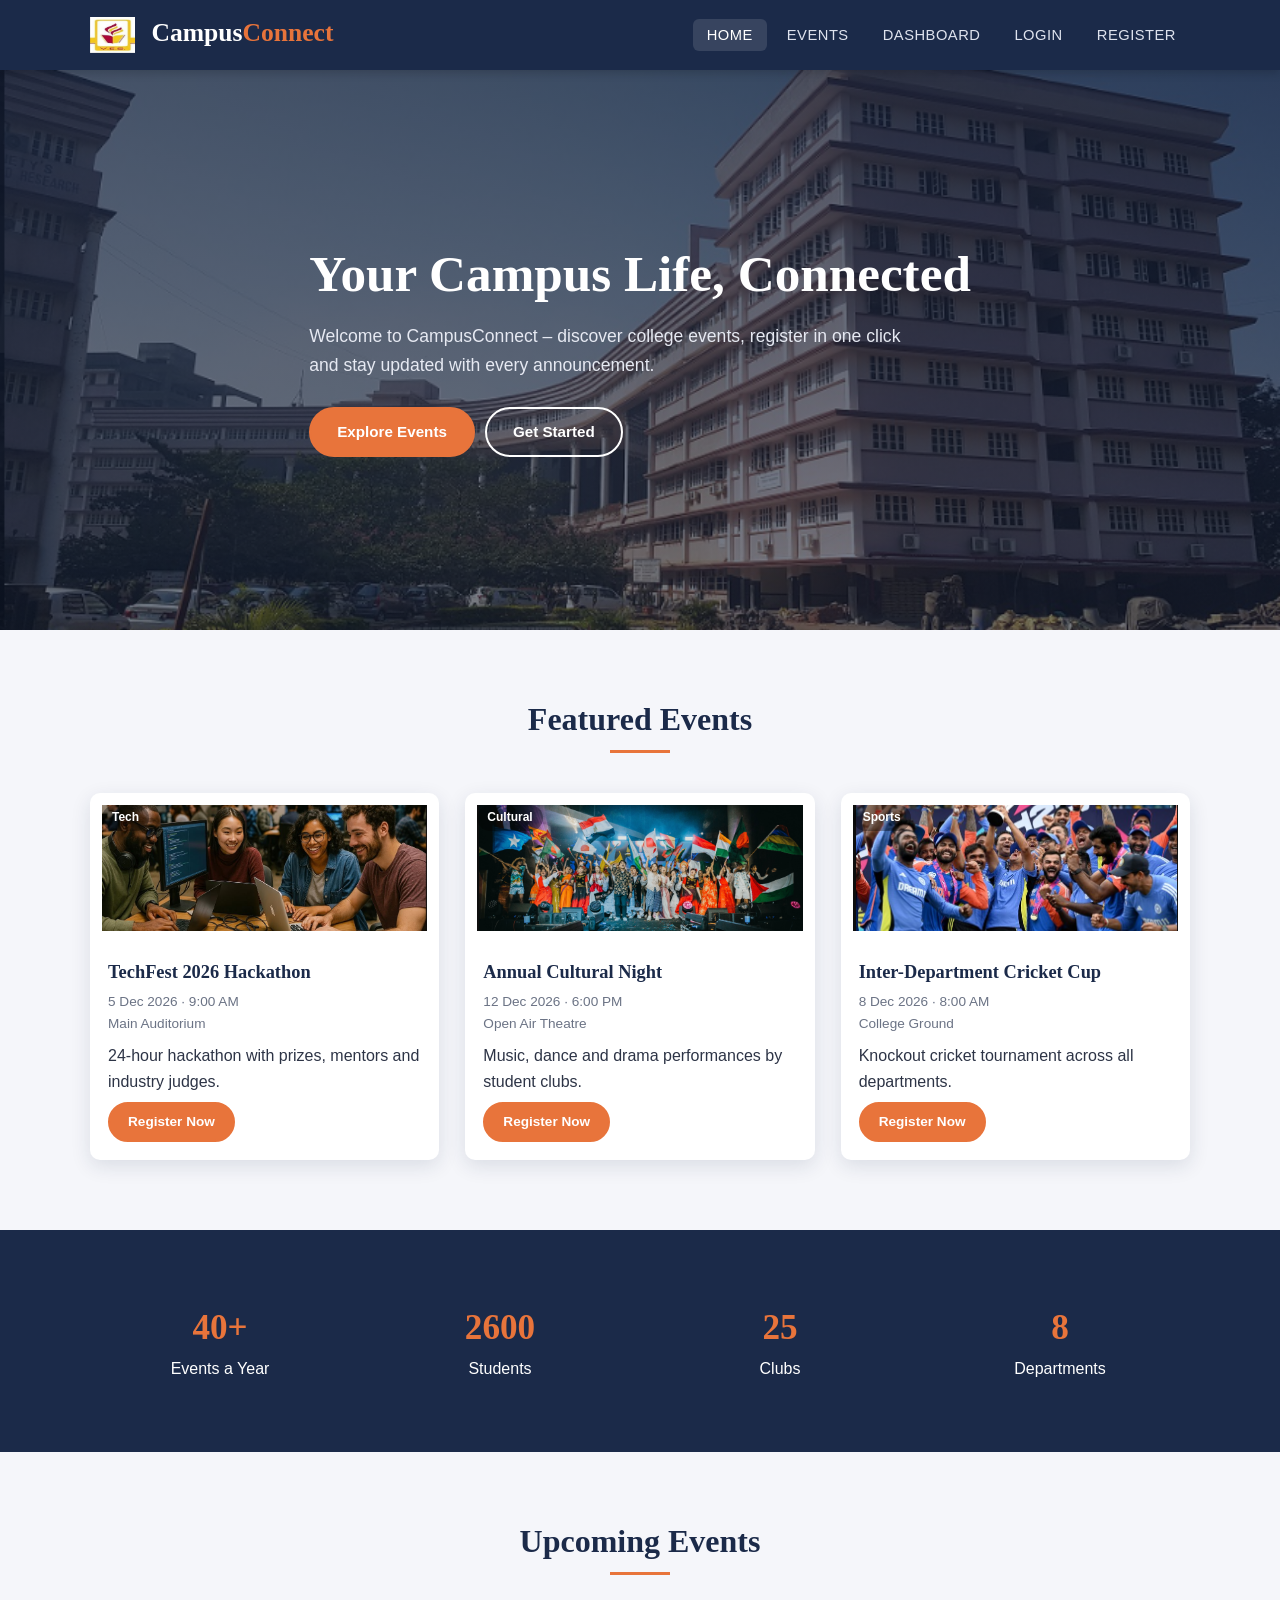
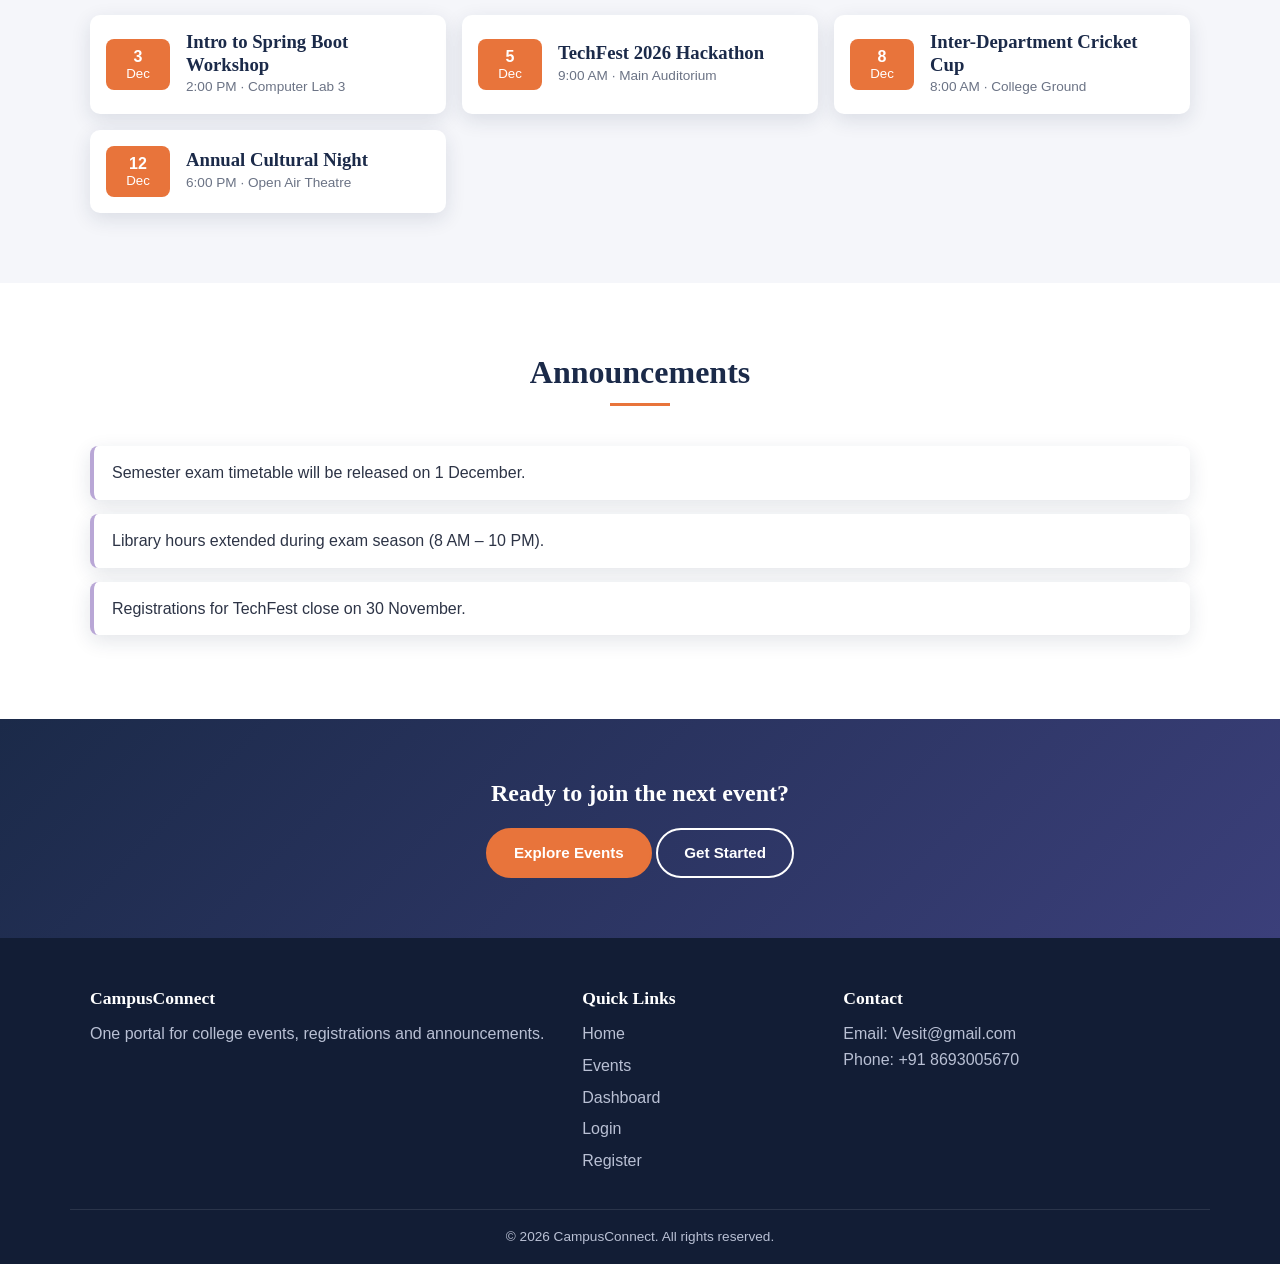
<file: index.html>
<!DOCTYPE html>
<html lang="en">

<head>
    <meta charset="UTF-8">
    <meta name="viewport" content="width=device-width,initial-scale=1">
    <title>Home | CampusConnect</title>
    <link rel="stylesheet" href="style.css">
</head>

<body data-page="home">
    <header class="site-header" id="site-header"></header>
    <main>
        <section class="hero">
            <div class="container">
                <h1>Your Campus Life, Connected</h1>
                <p>Welcome to CampusConnect – discover college events, register in one click and stay updated with every
                    announcement.</p><a class="btn" href="events.html">Explore Events</a><a class="btn btn-outline"
                    href="register.html">Get Started</a>
            </div>
        </section>
        <section class="section">
            <div class="container">
                <div class="section-title">
                    <h2>Featured Events</h2><span></span>
                </div>
                <div class="grid" id="featured"></div>
            </div>
        </section>
        <section class="stats section">
            <div class="container stats-grid">
                <div class="stat"><strong>40+</strong>Events a Year</div>
                <div class="stat"><strong>2600</strong>Students</div>
                <div class="stat"><strong>25</strong>Clubs</div>
                <div class="stat"><strong>8</strong>Departments</div>
            </div>
        </section>
        <section class="section">
            <div class="container">
                <div class="section-title">
                    <h2>Upcoming Events</h2><span></span>
                </div>
                <div class="dates" id="upcoming"></div>
            </div>
        </section>
        <section class="section alt">
            <div class="container">
                <div class="section-title">
                    <h2>Announcements</h2><span></span>
                </div>
                <div id="notices"></div>
            </div>
        </section>
        <section class="cta">
            <div class="container">
                <h2>Ready to join the next event?</h2><a class="btn" href="events.html">Explore Events</a> <a
                    class="btn btn-outline" href="register.html">Get Started</a>
            </div>
        </section>
    </main>
    <footer class="site-footer" id="site-footer"></footer>
    <script src="main.js"></script>
</body>

</html>
</file>
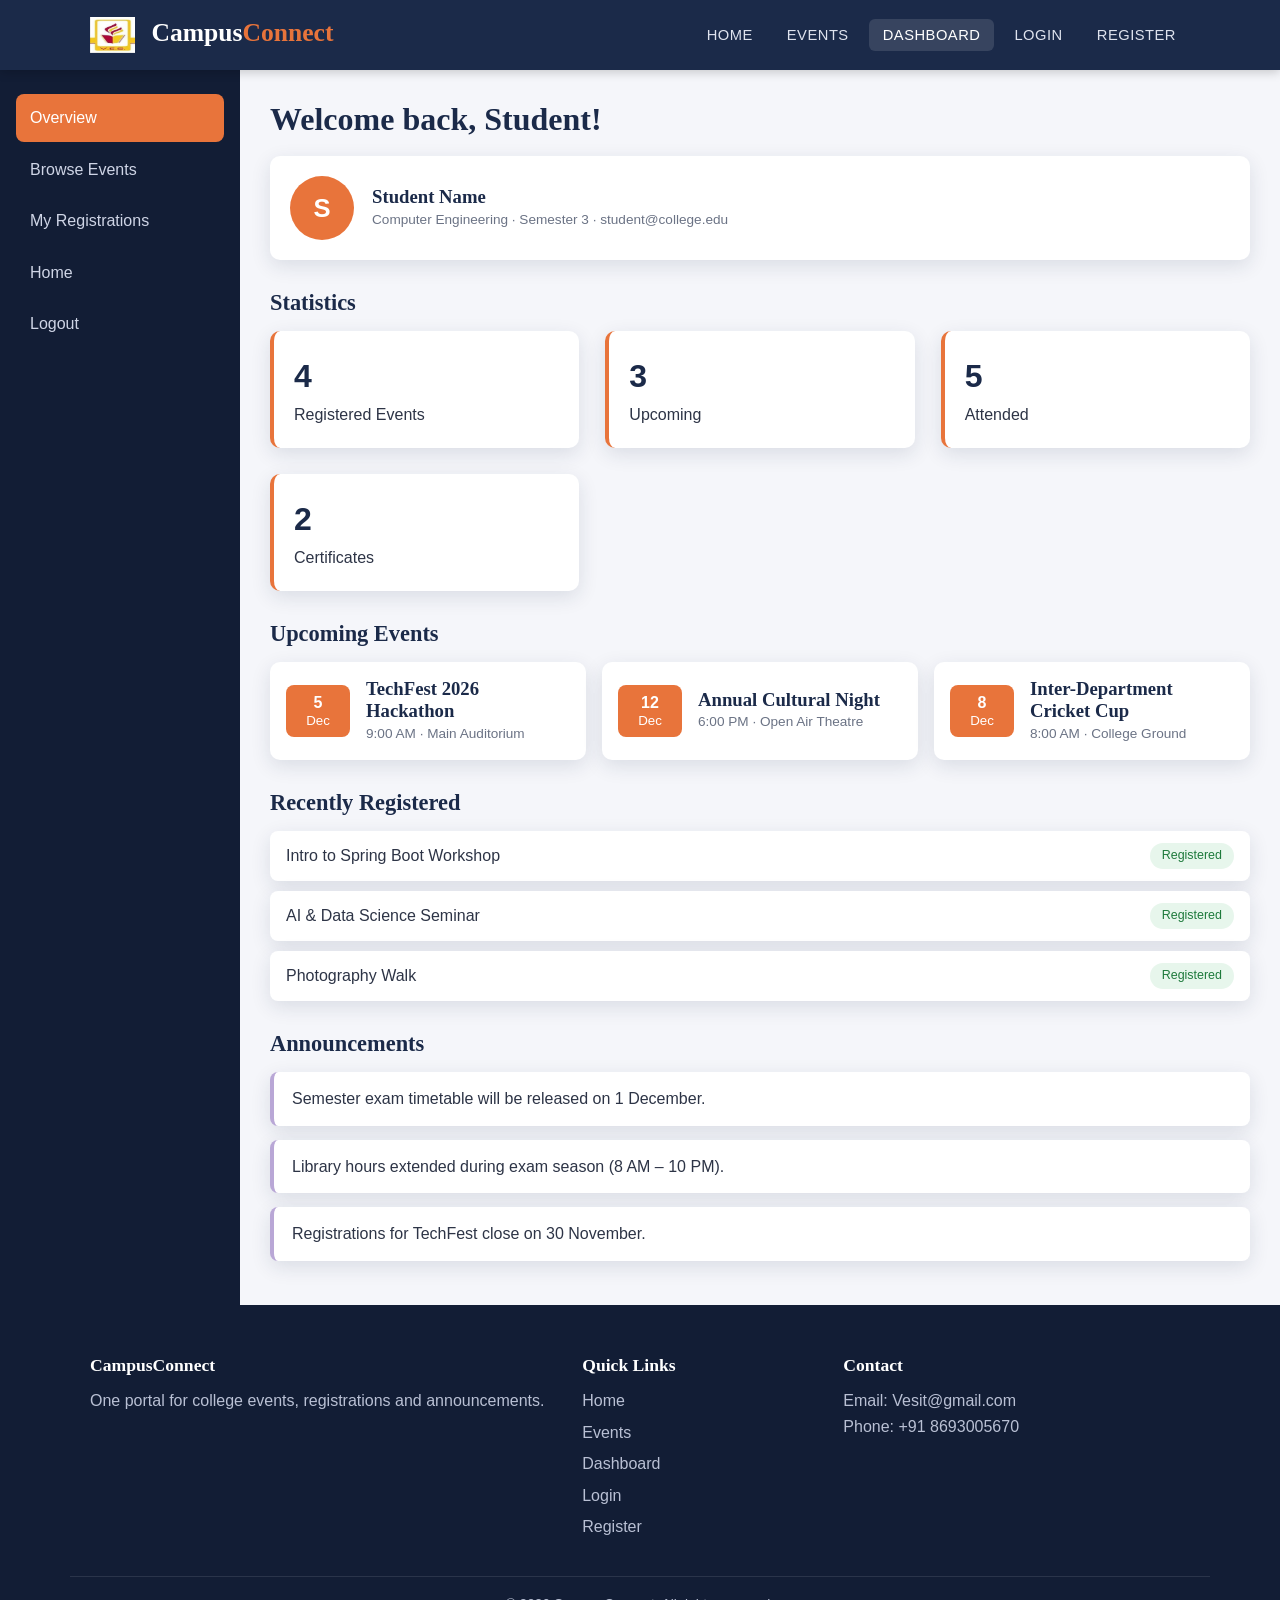
<file: dashboard.html>
<!DOCTYPE html>
<html lang="en">

<head>
    <meta charset="UTF-8">
    <meta name="viewport" content="width=device-width,initial-scale=1">
    <title>Dashboard | CampusConnect</title>
    <link rel="stylesheet" href="style.css">
</head>

<body data-page="dashboard">
    <header class="site-header" id="site-header"></header>
    <div class="dash">
        <aside class="sidebar"><a class="active" href="dashboard.html">Overview</a><a href="events.html">Browse
                Events</a><a href="dashboard.html#registered">My Registrations</a><a href="index.html">Home</a><a
                href="login.html">Logout</a></aside>
        <main class="dash-main">
            <h1>Welcome back, Student!</h1>
            <div class="profile mt">
                <div class="avatar">S</div>
                <div>
                    <h3>Student Name</h3>
                    <p class="meta">Computer Engineering · Semester 3 · student@college.edu</p>
                </div>
            </div>
            <h2>Statistics</h2>
            <div class="grid">
                <div class="stat-card"><strong id="stat-total">0</strong>Registered Events</div>
                <div class="stat-card"><strong>3</strong>Upcoming</div>
                <div class="stat-card"><strong>5</strong>Attended</div>
                <div class="stat-card"><strong>2</strong>Certificates</div>
            </div>
            <h2>Upcoming Events</h2>
            <div id="d-upcoming" class="dates"></div>
            <h2 id="registered">Recently Registered</h2>
            <div id="d-recent"></div>
            <h2>Announcements</h2>
            <div id="d-notices"></div>
        </main>
    </div>
    <footer class="site-footer" id="site-footer"></footer>
    <script src="main.js"></script>
</body>

</html>
</file>
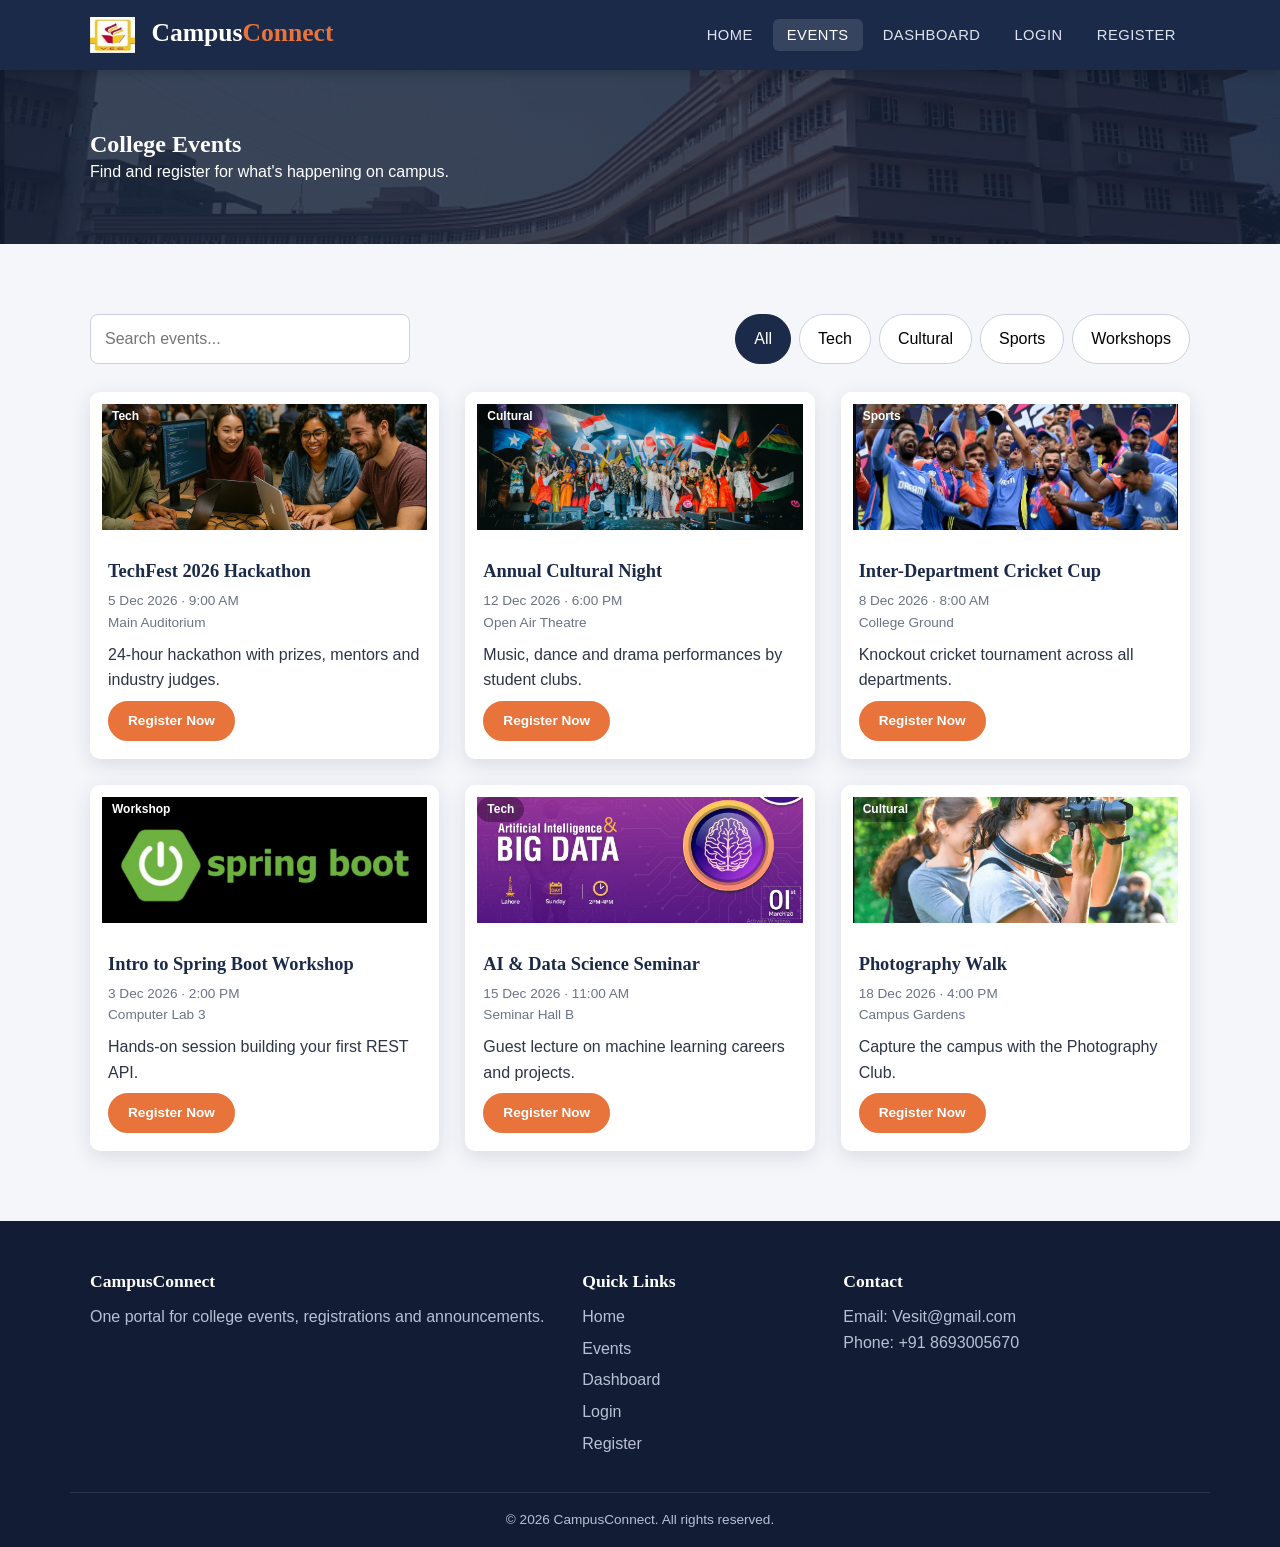
<file: events.html>
<!DOCTYPE html>
<html lang="en">

<head>
    <meta charset="UTF-8">
    <meta name="viewport" content="width=device-width,initial-scale=1">
    <title>Events | CampusConnect</title>
    <link rel="stylesheet" href="style.css">
</head>

<body data-page="events">
    <header class="site-header" id="site-header"></header>
    <section class="page-banner">
        <div class="container">
            <h1>College Events</h1>
            <p>Find and register for what's happening on campus.</p>
        </div>
    </section>
    <main class="section">
        <div class="container">
            <div class="toolbar"><input class="search" id="search" type="search" placeholder="Search events..."
                    aria-label="Search events">
                <div class="filters"><button class="chip active" data-cat="all">All</button><button class="chip"
                        data-cat="tech">Tech</button><button class="chip" data-cat="cultural">Cultural</button><button
                        class="chip" data-cat="sports">Sports</button><button class="chip"
                        data-cat="workshop">Workshops</button></div>
            </div>
            <div class="grid" id="event-grid"></div>
        </div>
    </main>
    <footer class="site-footer" id="site-footer"></footer>
    <script src="main.js"></script>
</body>

</html>
</file>
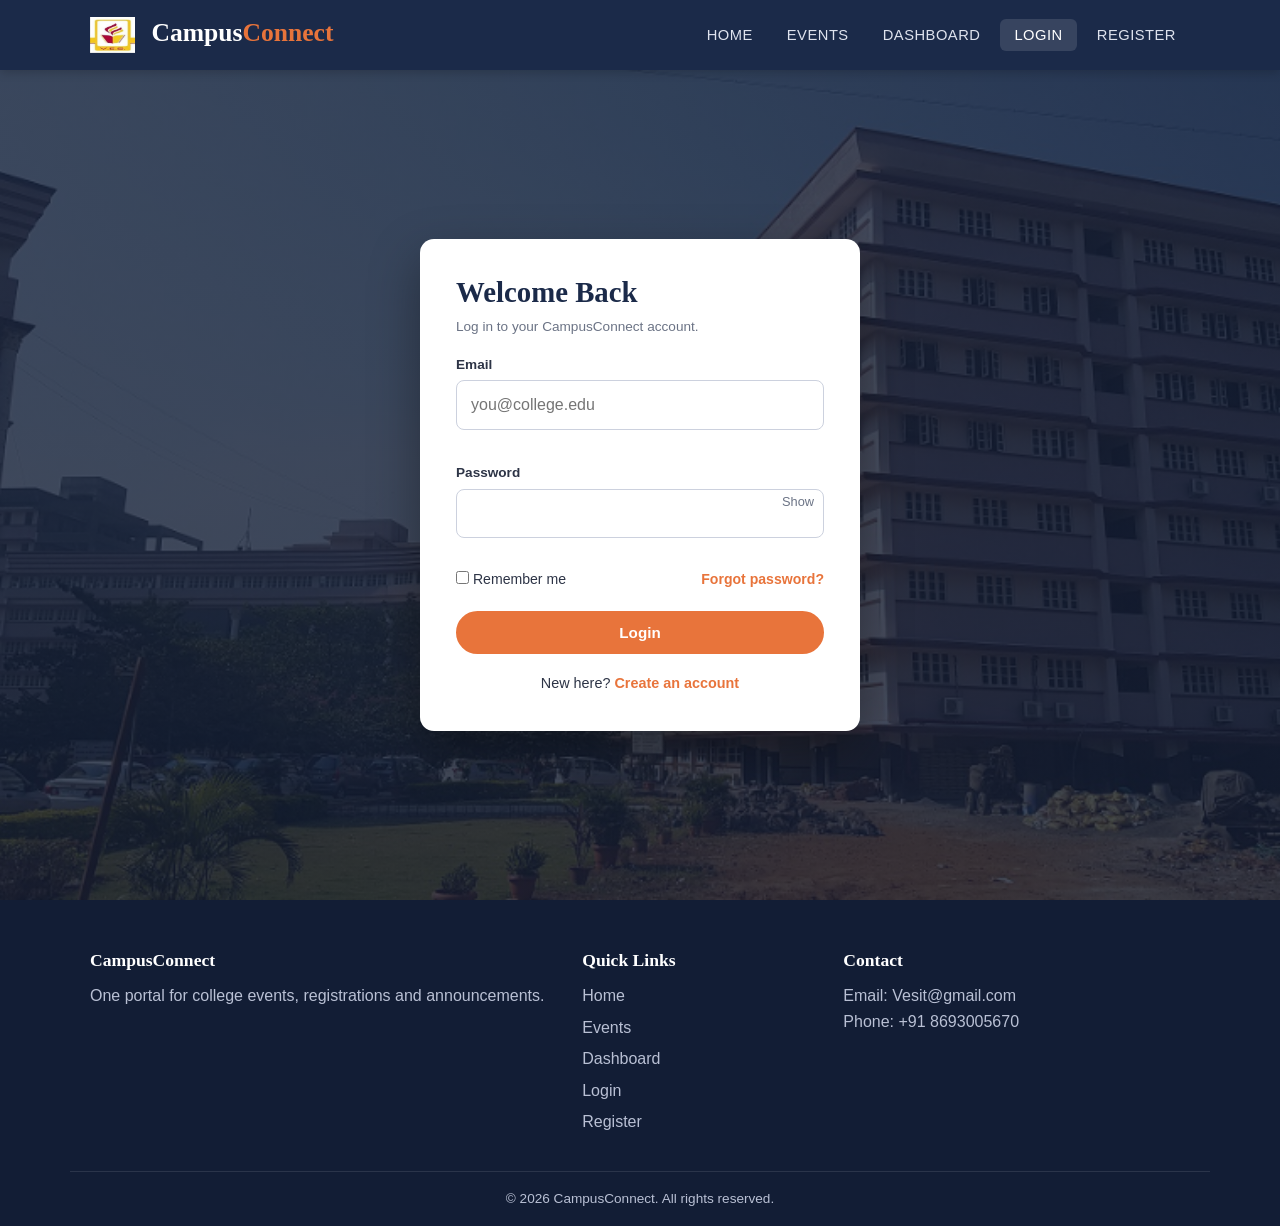
<file: login.html>
<!DOCTYPE html>
<html lang="en">

<head>
    <meta charset="UTF-8">
    <meta name="viewport" content="width=device-width,initial-scale=1">
    <title>Login | CampusConnect</title>
    <link rel="stylesheet" href="style.css">
</head>

<body data-page="login">
    <header class="site-header" id="site-header"></header>
    <main class="auth">
        <div class="auth-box">
            <h1>Welcome Back</h1>
            <p class="meta">Log in to your CampusConnect account.</p>
            <form data-validate novalidate>
                <div class="field"><label for="email">Email</label><input id="email" type="email" required
                        placeholder="you@college.edu"><span class="error"></span></div>
                <div class="field"><label for="pw">Password</label><input id="pw" name="password" type="password"
                        required><button type="button" class="toggle">Show</button><span class="error"></span></div>
                <div class="row"><label><input type="checkbox"> Remember me</label><a href="#">Forgot password?</a>
                </div>
                <button class="btn btn-block" type="submit">Login</button>
                <div class="msg"></div>
            </form>
            <p class="alt-link">New here? <a href="register.html">Create an account</a></p>
        </div>
    </main>
    <footer class="site-footer" id="site-footer"></footer>
    <script src="main.js"></script>
</body>

</html>
</file>
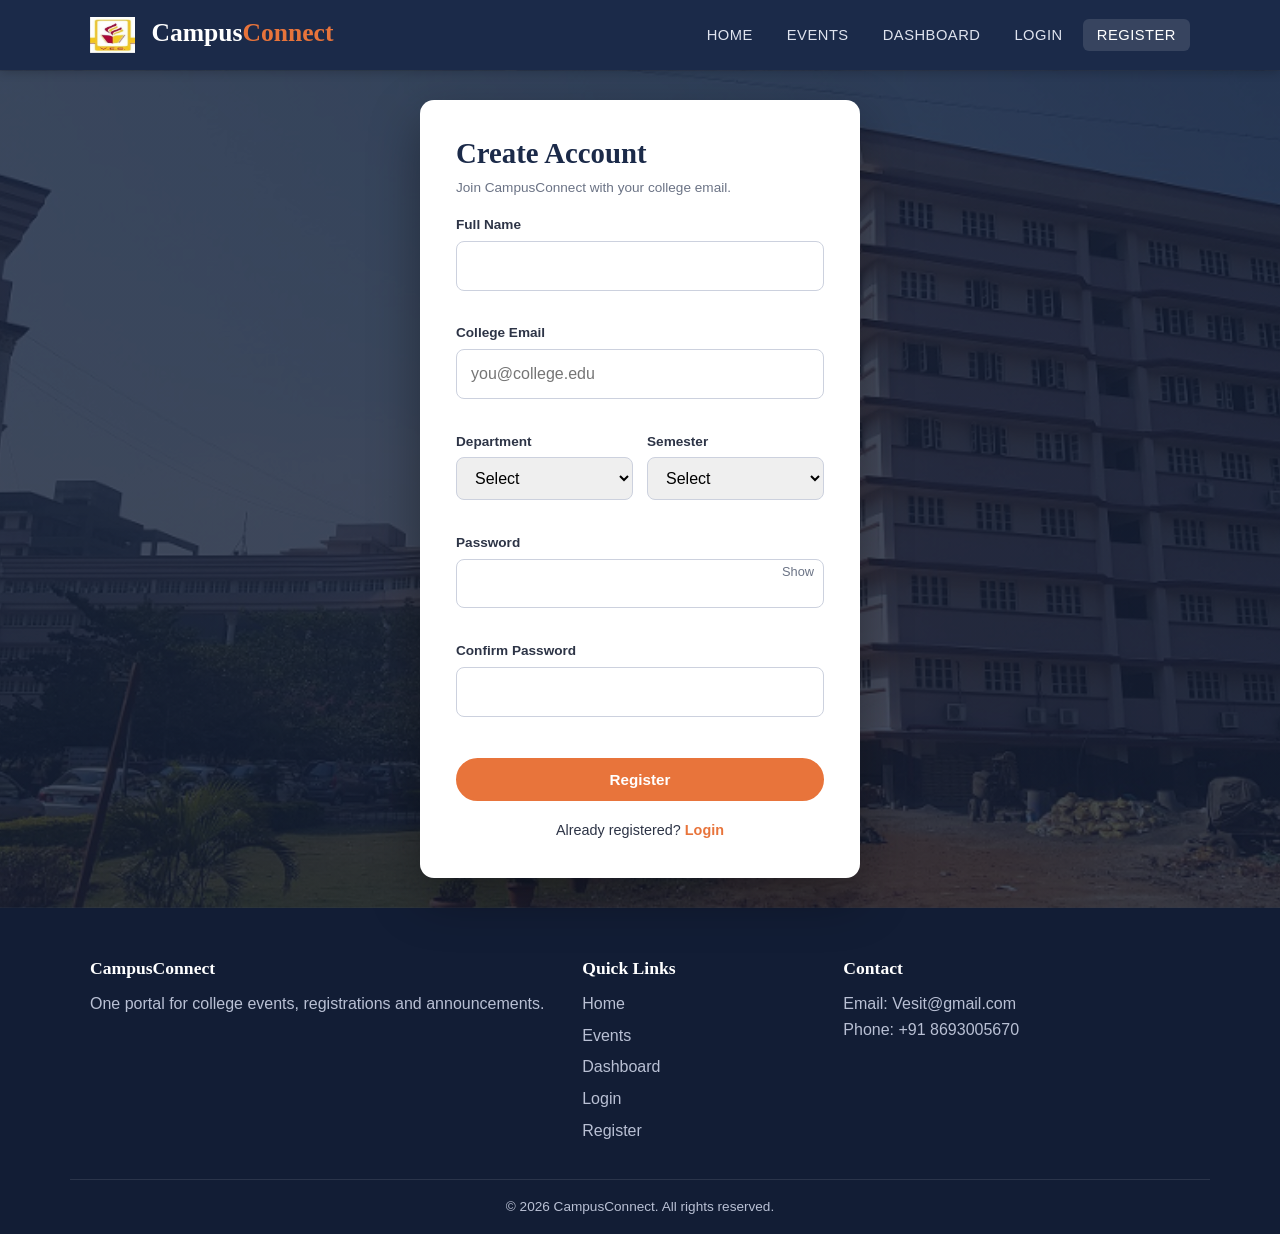
<file: register.html>
<!DOCTYPE html>
<html lang="en">

<head>
    <meta charset="UTF-8">
    <meta name="viewport" content="width=device-width,initial-scale=1">
    <title>Register | CampusConnect</title>
    <link rel="stylesheet" href="style.css">
</head>

<body data-page="register">
    <header class="site-header" id="site-header"></header>
    <main class="auth">
        <div class="auth-box">
            <h1>Create Account</h1>
            <p class="meta">Join CampusConnect with your college email.</p>
            <form data-validate novalidate>
                <div class="field"><label for="name">Full Name</label><input id="name" required><span
                        class="error"></span></div>
                <div class="field"><label for="email">College Email</label><input id="email" type="email" required
                        placeholder="you@college.edu"><span class="error"></span></div>
                <div class="two">
                    <div class="field"><label for="dept">Department</label><select id="dept" required>
                            <option value="">Select</option>
                            <option>Computer Engineering</option>
                            <option>Information Technology</option>
                            <option>Electronics</option>
                            <option>Mechanical</option>
                        </select><span class="error"></span></div>
                    <div class="field"><label for="sem">Semester</label><select id="sem" required>
                            <option value="">Select</option>
                            <option>1</option>
                            <option>2</option>
                            <option>3</option>
                            <option>4</option>
                            <option>5</option>
                            <option>6</option>
                            <option>7</option>
                            <option>8</option>
                        </select><span class="error"></span></div>
                </div>
                <div class="field"><label for="pw">Password</label><input id="pw" name="password" type="password"
                        required><button type="button" class="toggle">Show</button><span class="error"></span></div>
                <div class="field"><label for="cf">Confirm Password</label><input id="cf" name="confirm" type="password"
                        required><span class="error"></span></div>
                <br><button class="btn btn-block" type="submit">Register</button>
                <div class="msg"></div>
            </form>
            <p class="alt-link">Already registered? <a href="login.html">Login</a></p>
        </div>
    </main>
    <footer class="site-footer" id="site-footer"></footer>
    <script src="main.js"></script>
</body>

</html>
</file>
<file: style.css>
/* CampusConnect – shared stylesheet. Edit colours/fonts in :root. */
:root {
    --navy: #1b2a49;
    --navy-d: #121d35;
    --accent: #e8743b;
    --accent-d: #c95f2b;
    --lilac: #b9a7d6;
    --bg: #f5f6fa;
    --card: #fff;
    --text: #2d3446;
    --muted: #6b7385;
    --radius: 10px;
    --shadow: 0 6px 20px rgba(27, 42, 73, .12);
    --font: 'Segoe UI', Roboto, Arial, sans-serif;
    --head: Georgia, 'Times New Roman', serif;
    --max: 1140px
}

* {
    box-sizing: border-box;
    margin: 0;
    padding: 0
}

body {
    font-family: var(--font);
    color: var(--text);
    background: var(--bg);
    line-height: 1.6
}

a {
    color: inherit;
    text-decoration: none
}

img {
    max-width: 100%
}

.mt {
    margin-top: 18px
}

.container {
    max-width: var(--max);
    margin: 0 auto;
    padding: 0 20px
}

h1,
h2,
h3 {
    font-family: var(--head);
    color: var(--navy);
    line-height: 1.2
}

.section {
    padding: 70px 0
}

.section-title {
    text-align: center;
    margin-bottom: 40px
}

.section-title h2 {
    font-size: 2rem
}

.section-title span {
    display: block;
    width: 60px;
    height: 3px;
    background: var(--accent);
    margin: 12px auto 0
}

.btn {
    display: inline-block;
    padding: 11px 26px;
    border-radius: 30px;
    border: 2px solid var(--accent);
    background: var(--accent);
    color: #fff;
    font-weight: 600;
    cursor: pointer;
    font-size: .95rem;
    transition: .25s
}

.btn:hover {
    background: var(--accent-d);
    border-color: var(--accent-d);
    transform: translateY(-2px)
}

.btn-outline {
    background: transparent;
    color: #fff;
    border-color: #fff
}

.btn-outline:hover {
    background: #fff;
    color: var(--navy);
    border-color: #fff
}

.btn-sm {
    padding: 7px 18px;
    font-size: .85rem
}

.btn-block {
    width: 100%
}

.site-header {
    background: var(--navy);
    position: sticky;
    top: 0;
    z-index: 50;
    box-shadow: 0 2px 10px rgba(0, 0, 0, .2)
}

.nav {
    display: flex;
    align-items: center;
    justify-content: space-between;
    height: 70px
}

.logo {
    font-family: var(--head);
    font-size: 1.6rem;
    color: #fff;
    font-weight: bold
}

.logo b {
    color: var(--accent)
}

.nav ul {
    display: flex;
    list-style: none;
    gap: 6px
}

.nav a.link {
    color: #dfe3ee;
    padding: 8px 14px;
    border-radius: 6px;
    font-size: .92rem;
    text-transform: uppercase;
    letter-spacing: .5px;
    transition: .25s
}

.nav a.link:hover,
.nav a.link.active {
    color: #fff;
    background: rgba(255, 255, 255, .12)
}

.menu-btn {
    display: none;
    background: none;
    border: 0;
    color: #fff;
    font-size: 1.8rem;
    cursor: pointer

}
.college-logo {
    width: 45px;
    height: 45px;
    object-fit: contain;
    vertical-align: middle;
    margin-right: 10px;
}


.hero {
    min-height: 560px;
    display: flex;
    align-items: center;
    color: #fff;
    background: linear-gradient(rgba(18, 29, 53, .72), rgba(18, 29, 53, .55)), url('images/campus.png') center/cover no-repeat
}

.hero h1 {
    color: #fff;
    font-size: 3.2rem;
    max-width: 700px
}
.card-img {
    height: 200px;
    overflow: hidden;
    position: relative;
}

.card-img img {
    width: 100%;
    height: 100%;
    object-fit: cover;
    display: block;
}

.card-img span {
    position: absolute;
    top: 12px;
    left: 12px;
    background: rgba(255, 255, 255, 0.9);
    padding: 5px 12px;
    border-radius: 20px;
    font-size: 12px;
    text-transform: capitalize;
}

.hero p {
    max-width: 600px;
    margin: 18px 0 28px;
    font-size: 1.1rem;
    color: #e6e9f2
}

.hero .btn+.btn {
    margin-left: 10px
}

.page-banner {
    padding: 60px 0;
    color: #fff;
    background: linear-gradient(rgba(18, 29, 53, .8), rgba(18, 29, 53, .8)), url('images/campus.png') center/cover
}

.page-banner h1 {
    color: #fff
}

.grid {
    display: grid;
    gap: 26px;
    grid-template-columns: repeat(auto-fill, minmax(260px, 1fr))
}

.card {
    background: var(--card);
    border-radius: var(--radius);
    box-shadow: var(--shadow);
    overflow: hidden;
    transition: .3s;
    display: flex;
    flex-direction: column
}

.card:hover {
    transform: translateY(-6px);
    box-shadow: 0 14px 30px rgba(27, 42, 73, .2)
}

.card-img {
    height: 150px;
    display: flex;
    align-items: flex-end;
    padding: 12px;
    color: #fff;
    font-weight: 600;
    font-size: .8rem
}

.card-img span {
    background: rgba(0, 0, 0, .35);
    padding: 3px 10px;
    border-radius: 20px
}

.cat-tech {
    background: linear-gradient(135deg, #1b2a49, #4a6fa5)
}

.cat-cultural {
    background: linear-gradient(135deg, #e8743b, #f2b36b)
}

.cat-sports {
    background: linear-gradient(135deg, #2e8b57, #8fd19e)
}

.cat-workshop {
    background: linear-gradient(135deg, #7a5fa8, #b9a7d6)
}

.card-body {
    padding: 18px;
    display: flex;
    flex-direction: column;
    gap: 8px;
    flex: 1
}

.card-body h3 {
    font-size: 1.15rem
}

.meta {
    font-size: .85rem;
    color: var(--muted)
}

.card-body .btn {
    margin-top: auto;
    align-self: flex-start
}

.dates {
    display: grid;
    gap: 16px;
    grid-template-columns: repeat(auto-fit, minmax(300px, 1fr))
}

.date-item {
    display: flex;
    gap: 16px;
    background: #fff;
    padding: 16px;
    border-radius: var(--radius);
    box-shadow: var(--shadow);
    align-items: center
}

.date-box {
    background: var(--accent);
    color: #fff;
    min-width: 64px;
    text-align: center;
    padding: 8px;
    border-radius: 8px;
    font-weight: bold;
    line-height: 1.2
}

.date-box small {
    display: block;
    font-weight: normal
}

.stats {
    background: var(--navy);
    color: #fff
}

.stats-grid {
    display: grid;
    grid-template-columns: repeat(auto-fit, minmax(180px, 1fr));
    gap: 20px;
    text-align: center
}

.stat strong {
    display: block;
    font-size: 2.2rem;
    font-family: var(--head);
    color: var(--accent)
}

.stat-card {
    background: #fff;
    border-radius: var(--radius);
    padding: 20px;
    box-shadow: var(--shadow);
    border-left: 4px solid var(--accent)
}

.stat-card strong {
    display: block;
    font-size: 2rem;
    color: var(--navy)
}

.alt {
    background: #fff
}

.notice {
    background: #fff;
    border-left: 4px solid var(--lilac);
    padding: 14px 18px;
    border-radius: 8px;
    box-shadow: var(--shadow);
    margin-bottom: 14px
}

.cta {
    text-align: center;
    background: linear-gradient(135deg, var(--navy), #3b3f7a);
    color: #fff;
    padding: 60px 0
}

.cta h2 {
    color: #fff;
    margin-bottom: 20px
}

.toolbar {
    display: flex;
    flex-wrap: wrap;
    gap: 14px;
    justify-content: space-between;
    margin-bottom: 28px
}

.search,
.field input,
.field select {
    padding: 11px 14px;
    border: 1px solid #ccd1de;
    border-radius: 8px;
    font: inherit;
    width: 100%;
    transition: .2s
}

.search {
    max-width: 320px
}

.search:focus,
.field input:focus,
.field select:focus {
    outline: 0;
    border-color: var(--accent);
    box-shadow: 0 0 0 3px rgba(232, 116, 59, .2)
}

.filters {
    display: flex;
    gap: 8px;
    flex-wrap: wrap
}

.chip {
    padding: 8px 18px;
    border-radius: 30px;
    border: 1px solid #ccd1de;
    background: #fff;
    cursor: pointer;
    font: inherit;
    transition: .2s
}

.chip:hover,
.chip.active {
    background: var(--navy);
    color: #fff;
    border-color: var(--navy)
}

.empty {
    grid-column: 1/-1;
    text-align: center;
    color: var(--muted);
    padding: 30px
}

.auth {
    min-height: calc(100vh - 70px);
    display: flex;
    align-items: center;
    justify-content: center;
    padding: 30px 16px;
    background: linear-gradient(rgba(18, 29, 53, .78), rgba(18, 29, 53, .78)), url('images/campus.png') center/cover
}

.auth-box {
    background: #fff;
    border-radius: 14px;
    padding: 36px;
    width: 100%;
    max-width: 440px;
    box-shadow: 0 20px 50px rgba(0, 0, 0, .35)
}

.auth-box h1 {
    font-size: 1.8rem;
    margin-bottom: 6px
}

.field {
    margin: 16px 0 0;
    position: relative
}

.field label {
    display: block;
    font-size: .85rem;
    font-weight: 600;
    margin-bottom: 5px
}

.toggle {
    position: absolute;
    right: 10px;
    top: 32px;
    background: none;
    border: 0;
    color: var(--muted);
    cursor: pointer;
    font-size: .8rem
}

.error {
    color: #c0392b;
    font-size: .8rem;
    min-height: 1em;
    display: block;
    margin-top: 3px
}

.field.invalid input,
.field.invalid select {
    border-color: #c0392b
}

.row {
    display: flex;
    justify-content: space-between;
    align-items: center;
    margin: 14px 0 20px;
    font-size: .88rem
}

.row a,
.auth-box .alt-link a {
    color: var(--accent);
    font-weight: 600
}

.alt-link {
    text-align: center;
    margin-top: 18px;
    font-size: .9rem
}

.two {
    display: grid;
    grid-template-columns: 1fr 1fr;
    gap: 14px
}

.msg {
    background: #e7f6ec;
    color: #1e7a3c;
    padding: 10px;
    border-radius: 8px;
    margin-top: 14px;
    display: none;
    text-align: center;
    font-size: .9rem
}

.dash {
    display: grid;
    grid-template-columns: 240px 1fr;
    min-height: calc(100vh - 70px)
}

.sidebar {
    background: var(--navy-d);
    padding: 24px 16px
}

.sidebar a {
    display: block;
    color: #cfd5e6;
    padding: 11px 14px;
    border-radius: 8px;
    margin-bottom: 4px;
    transition: .2s
}

.sidebar a:hover,
.sidebar a.active {
    background: var(--accent);
    color: #fff
}

.dash-main {
    padding: 30px
}

.dash-main h2 {
    margin: 30px 0 14px;
    font-size: 1.4rem
}

.profile {
    display: flex;
    gap: 18px;
    align-items: center;
    background: #fff;
    padding: 20px;
    border-radius: var(--radius);
    box-shadow: var(--shadow)
}

.avatar {
    width: 64px;
    height: 64px;
    border-radius: 50%;
    background: var(--accent);
    color: #fff;
    display: flex;
    align-items: center;
    justify-content: center;
    font-size: 1.6rem;
    font-weight: bold
}

.list-item {
    display: flex;
    justify-content: space-between;
    align-items: center;
    background: #fff;
    padding: 12px 16px;
    border-radius: 8px;
    margin-bottom: 10px;
    box-shadow: var(--shadow);
    gap: 10px
}

.badge {
    background: #e7f6ec;
    color: #1e7a3c;
    padding: 3px 12px;
    border-radius: 20px;
    font-size: .78rem;
    white-space: nowrap
}

.site-footer {
    background: var(--navy-d);
    color: #b9c0d4;
    padding: 50px 0 0
}

.footer-grid {
    display: grid;
    gap: 30px;
    grid-template-columns: 2fr 1fr 1.5fr
}

.site-footer h3 {
    color: #fff;
    font-size: 1.1rem;
    margin-bottom: 12px
}

.site-footer ul {
    list-style: none
}

.site-footer li {
    margin-bottom: 6px
}

.site-footer a:hover {
    color: var(--accent)
}

.copy {
    border-top: 1px solid rgba(255, 255, 255, .1);
    margin-top: 30px;
    padding: 16px 0;
    text-align: center;
    font-size: .85rem
}

@media(max-width:860px) {
    .menu-btn {
        display: block
    }

    .nav ul {
        display: none;
        position: absolute;
        top: 70px;
        left: 0;
        right: 0;
        background: var(--navy);
        flex-direction: column;
        padding: 10px 20px
    }

    .nav ul.open {
        display: flex
    }

    .hero h1 {
        font-size: 2.2rem
    }

    .footer-grid {
        grid-template-columns: 1fr
    }

    .dash {
        grid-template-columns: 1fr
    }

    .sidebar {
        display: flex;
        overflow-x: auto;
        gap: 6px;
        padding: 10px
    }

    .sidebar a {
        white-space: nowrap;
        margin: 0
    }

    .two {
        grid-template-columns: 1fr
    }
}
</file>
